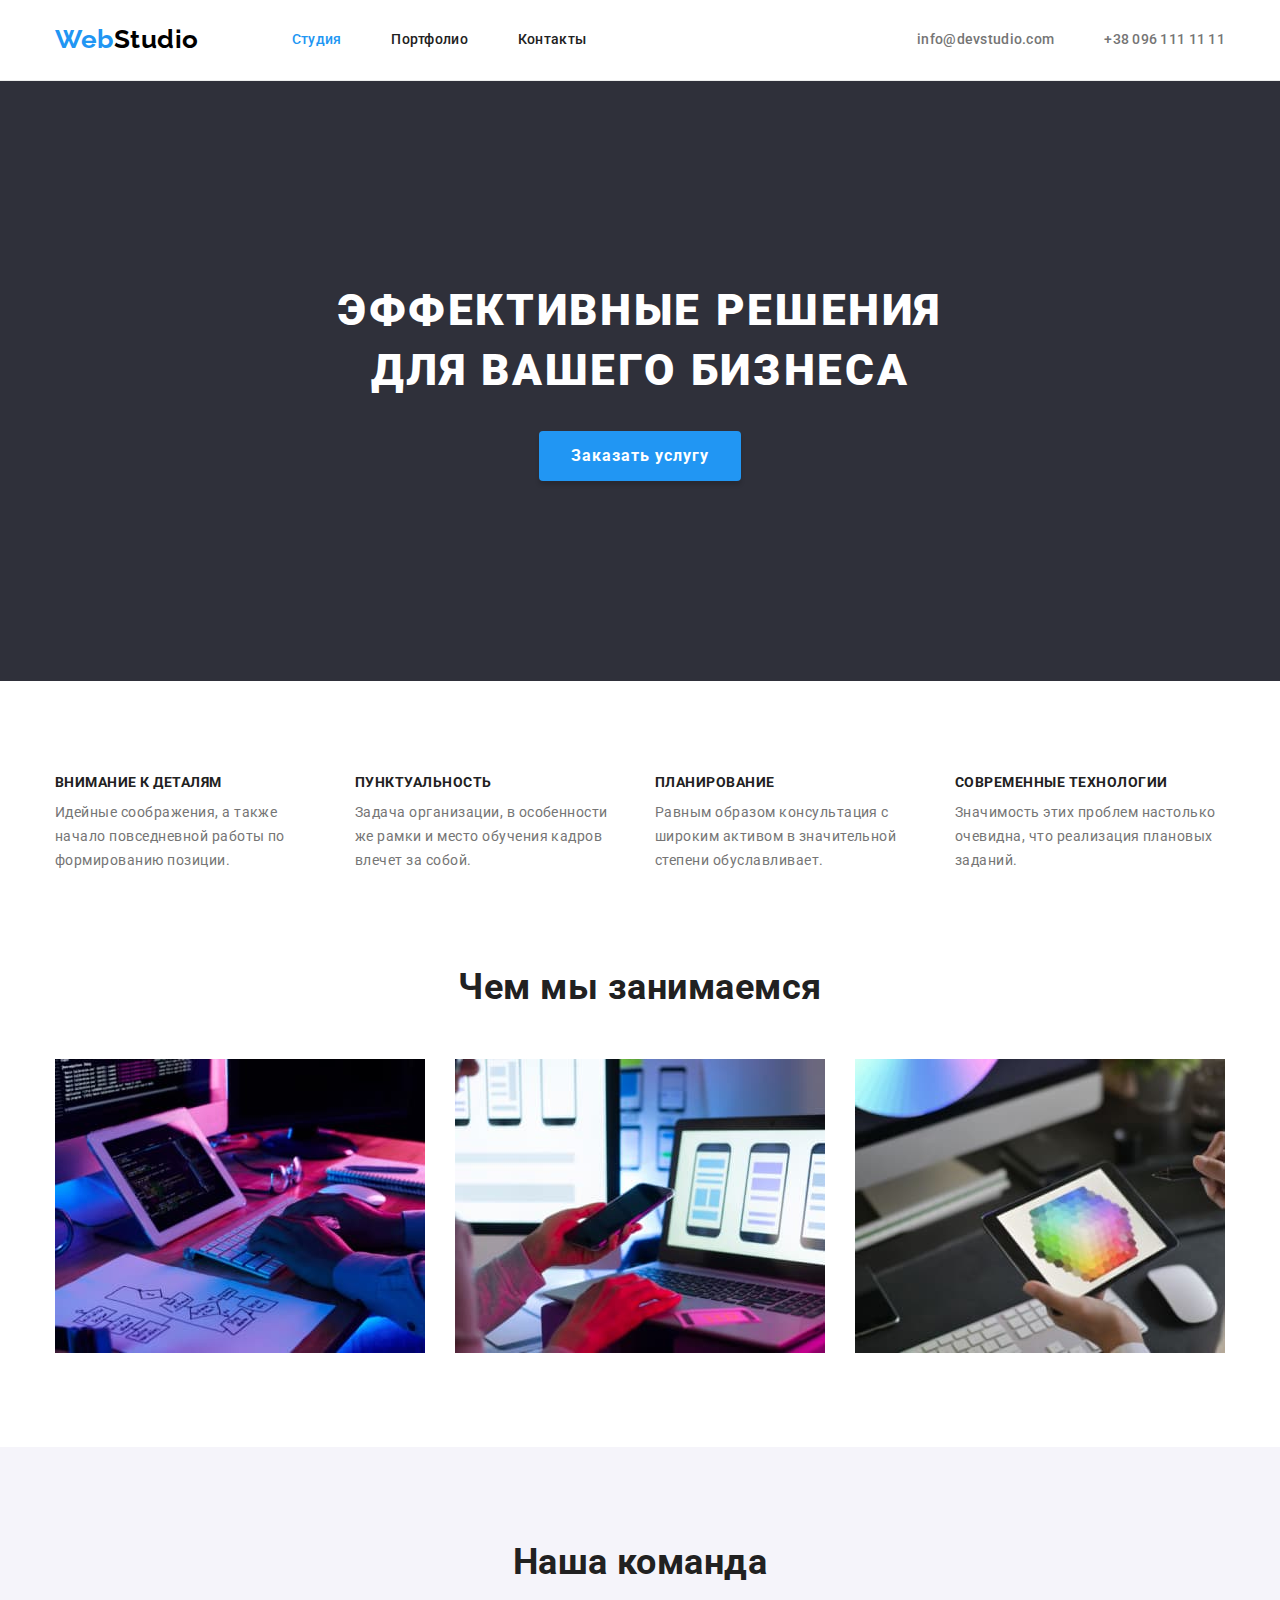
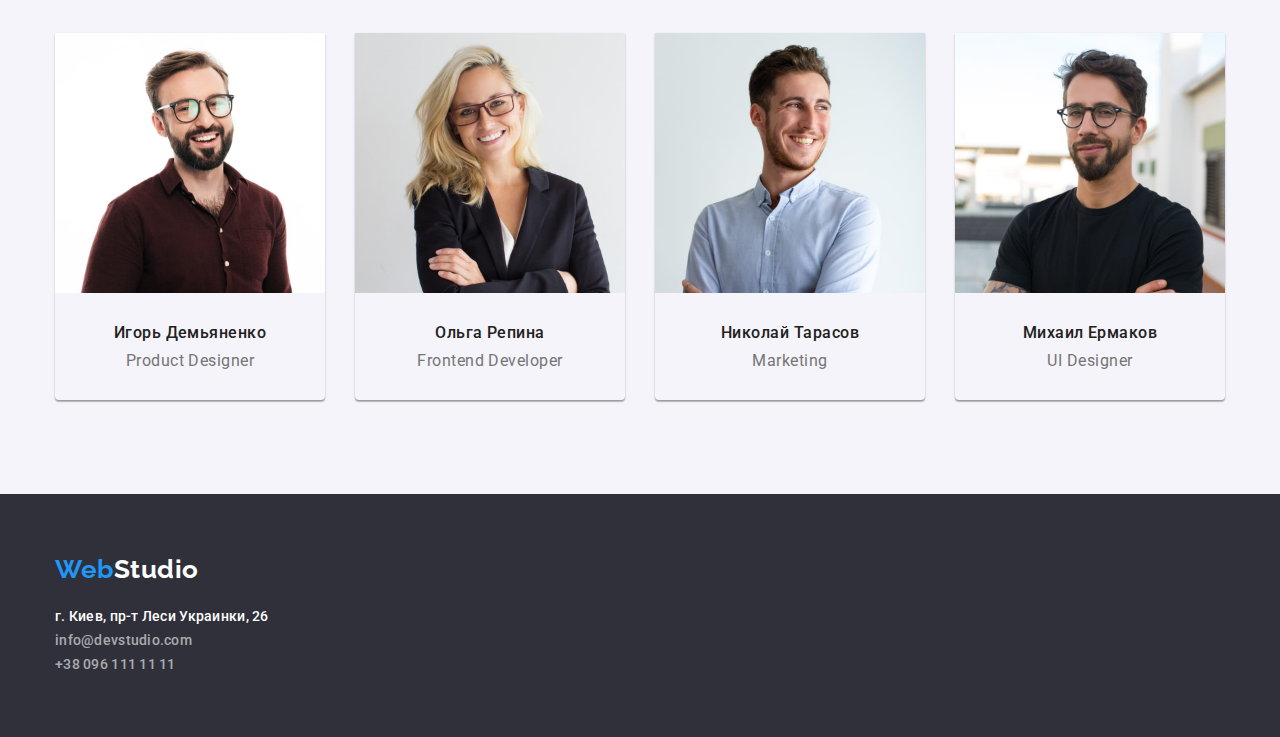
<file: index.html>
<!DOCTYPE html>
<html lang="ru">
  <head>
    <meta charset="UTF-8" />
    <meta http-equiv="X-UA-Compatible" content="IE=edge" />
    <meta name="viewport" content="width=device-width, initial-scale=1.0" />
    <title>Web Studio</title>
    <link rel="preconnect" href="https://fonts.googleapis.com" crossorigin />
    <link rel="preconnect" href="https://fonts.gstatic.com" crossorigin />
    <link
      rel="stylesheet"
      href="https://cdnjs.cloudflare.com/ajax/libs/modern-normalize/1.1.0/modern-normalize.min.css"
    />
    <link
      href="https://fonts.googleapis.com/css2?family=Raleway:wght@700&family=Roboto:wght@400;500;700;900&display=swap"
      rel="stylesheet"
    />
    <link rel="stylesheet" href="./css/styles.css" />
  </head>
  <body>
    <!-- HEADER -->
    <header class="header">
      <div class="header-container container">
        <a href="./index.html" class="logo link"
          ><span class="logo-text">Web</span>Studio</a
        >
        <nav class="nav">
          <ul class="nav-list list">
            <li class="nav-item">
              <a href="./index.html" class="nav-link link current">Студия</a>
            </li>
            <li class="nav-item">
              <a href="./portfolio.html" class="nav-link link">Портфолио</a>
            </li>
            <li class="nav-item">
              <a href="" class="nav-link link">Контакты</a>
            </li>
          </ul>
        </nav>
        <ul class="contacts-list list">
          <li class="contacts-item">
            <a href="mailto:info@devstudio.com" class="contacts-link link"
              >info@devstudio.com</a
            >
          </li>
          <li class="contacts-item">
            <a href="tel:+380961111111" class="contacts-link link"
              >+38 096 111 11 11</a
            >
          </li>
        </ul>
      </div>
    </header>
    <!-- MAIN -->
    <main>
      <!-- Hero -->
      <section class="hero">
        <div class="container">
          <h1 class="hero-title">Эффективные решения для вашего бизнеса</h1>
          <button type="button" class="btn hero-btn">Заказать услугу</button>
        </div>
      </section>
      <!-- Our advantages -->
      <section class="advantages section">
        <div class="advantages-container container">
          <h2 class="visually-hidden">Наши преимущества</h2>
          <ul class="advantages-list list">
            <li class="advantages-item">
              <h3 class="advantages-item-title">Внимание к деталям</h3>
              <p class="advantages-item-text">
                Идейные соображения, а также начало повседневной работы по
                формированию позиции.
              </p>
            </li>
            <li class="advantages-item">
              <h3 class="advantages-item-title">Пунктуальность</h3>
              <p class="advantages-item-text">
                Задача организации, в особенности же рамки и место обучения
                кадров влечет за собой.
              </p>
            </li>
            <li class="advantages-item">
              <h3 class="advantages-item-title">Планирование</h3>
              <p class="advantages-item-text">
                Равным образом консультация с широким активом в значительной
                степени обуславливает.
              </p>
            </li>
            <li class="advantages-item">
              <h3 class="advantages-item-title">Современные технологии</h3>
              <p class="advantages-item-text">
                Значимость этих проблем настолько очевидна, что реализация
                плановых заданий.
              </p>
            </li>
          </ul>
        </div>
      </section>
      <!--What we do -->
      <section class="work section">
        <div class="container">
          <h2 class="work-title">Чем мы занимаемся</h2>
          <ul class="work-list list">
            <li class="work-list-item">
              <img
                src="./images/what-we-do/box1.jpg"
                alt="Програмирование на планшете"
                width="370"
                height="294"
              />
            </li>
            <li class="work-list-item">
              <img
                src="./images/what-we-do/box2.jpg"
                alt="Програмирование на ноутбуке"
                width="370"
                height="294"
              />
            </li>
            <li class="work-list-item">
              <img
                src="./images/what-we-do/box3.jpg"
                alt="Выбор цвета на планшете"
                width="370"
                height="294"
              />
            </li>
          </ul>
        </div>
      </section>
      <!-- Our team -->
      <section class="team section">
        <div class="container">
          <h2 class="team-title">Наша команда</h2>
          <ul class="team-list list">
            <li class="team-list-item">
              <img
                src="./images/our-team/team1.jpg"
                alt="Игорь Демьяненко"
                width="270"
                height="260"
              />
              <div class="team-item-contant">
                <h3 class="team-item-title">Игорь Демьяненко</h3>
                <p lang="en" class="team-item-text">Product Designer</p>
              </div>
            </li>
            <li class="team-list-item">
              <img
                src="./images/our-team/team2.jpg"
                alt="Ольга Репина"
                width="270"
                height="260"
              />
              <div class="team-item-contant">
                <h3 class="team-item-title">Ольга Репина</h3>
                <p lang="en" class="team-item-text">Frontend Developer</p>
              </div>
            </li>
            <li class="team-list-item">
              <img
                src="./images/our-team/team3.jpg"
                alt="Николай Тарасов"
                width="270"
                height="260"
              />
              <div class="team-item-contant">
                <h3 class="team-item-title">Николай Тарасов</h3>
                <p lang="en" class="team-item-text">Marketing</p>
              </div>
            </li>
            <li class="team-list-item">
              <img
                src="./images/our-team/team4.jpg"
                alt="Михаил Ермаков"
                width="270"
                height="260"
              />
              <div class="team-item-contant">
                <h3 class="team-item-title">Михаил Ермаков</h3>
                <p lang="en" class="team-item-text">UI Designer</p>
              </div>
            </li>
          </ul>
        </div>
      </section>
    </main>
    <!-- FOOTER -->
    <footer class="footer">
      <div class="container">
        <a href="./index.html" class="logo logo-footer link"
          ><span class="logo-text">Web</span>Studio</a
        >
        <address class="address">
          <ul class="address-list list">
            <li class="address-item">
              <a
                href="https://goo.gl/maps/xPSwr2SGFZyQGNAF9"
                target="_blank"
                rel="noopener noreferrer nofollow"
                class="address-link map link"
                >г. Киев, пр-т Леси Украинки, 26</a
              >
            </li>
            <li class="address-item">
              <a href="mailto:info@devstudio.com" class="address-link link"
                >info@devstudio.com</a
              >
            </li>
            <li class="address-item">
              <a href="tel:+380961111111" class="address-link link"
                >+38 096 111 11 11</a
              >
            </li>
          </ul>
        </address>
      </div>
    </footer>
  </body>
</html>
</file>
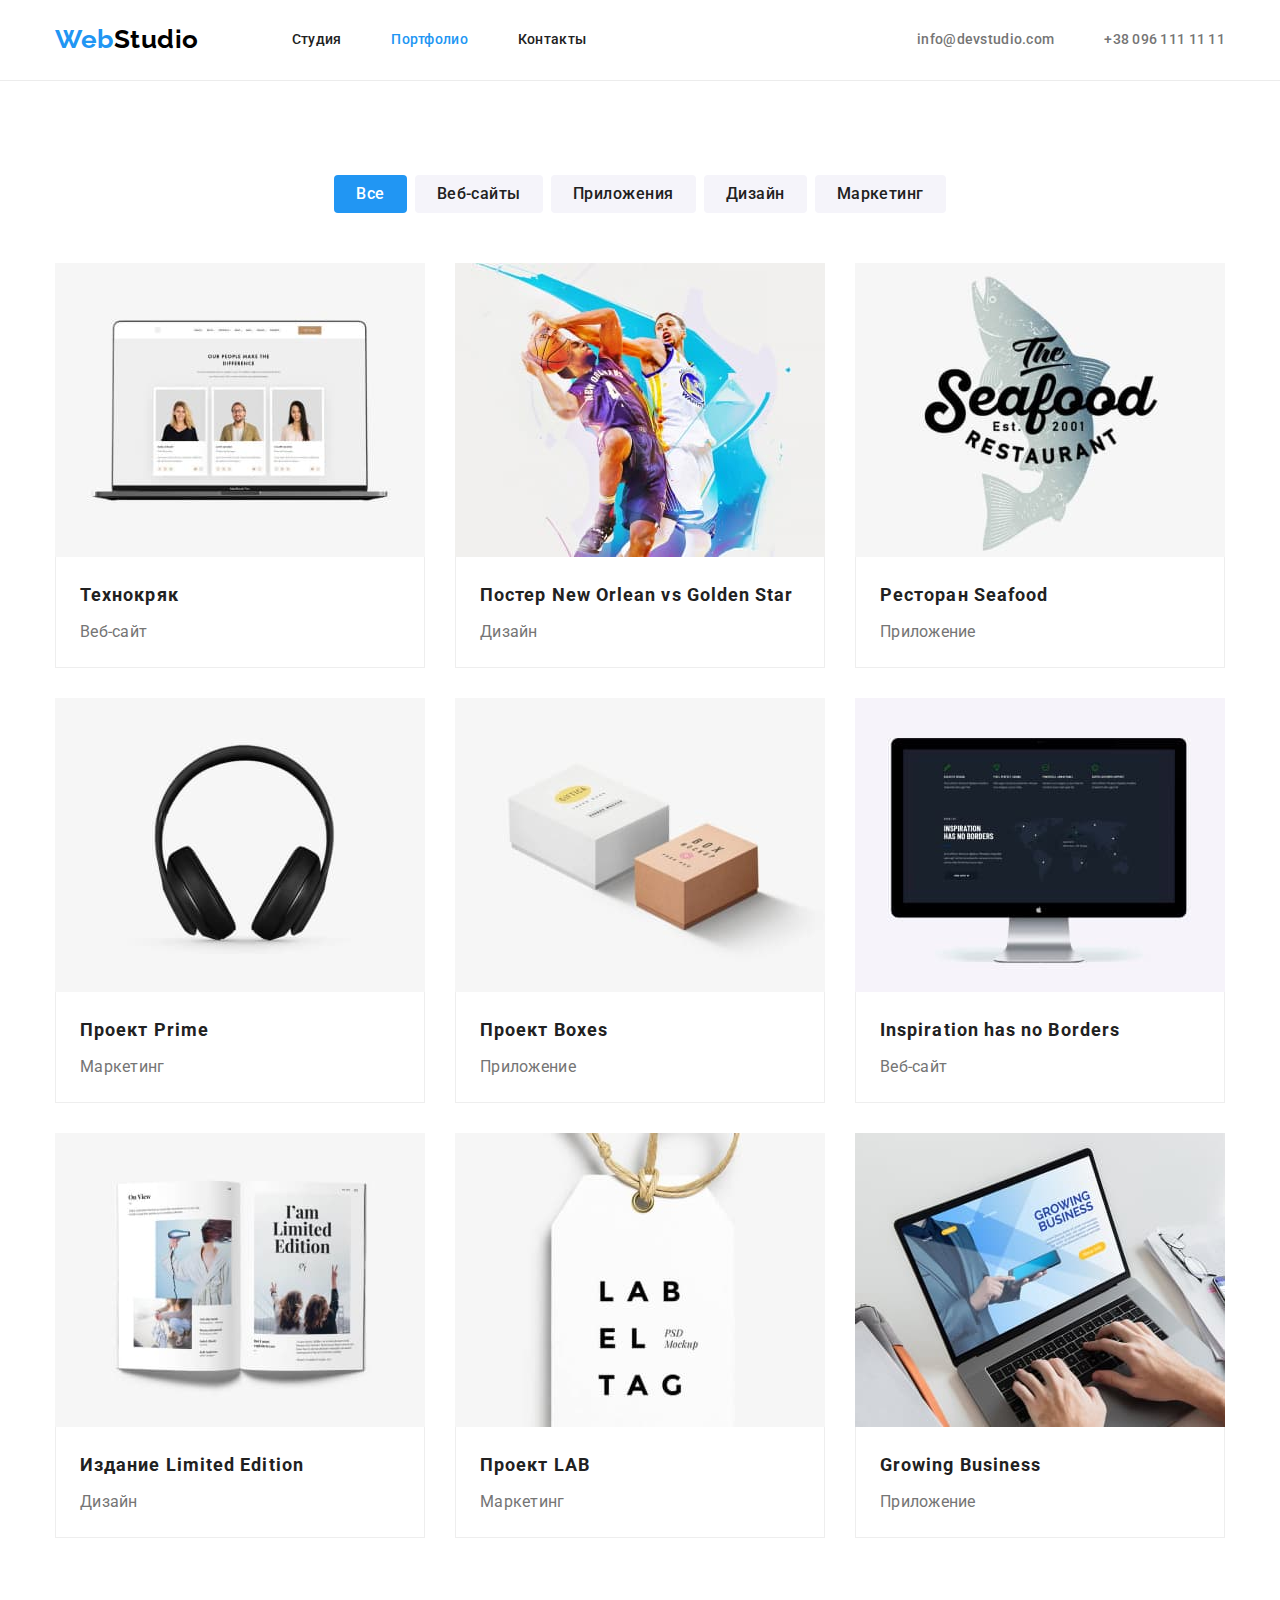
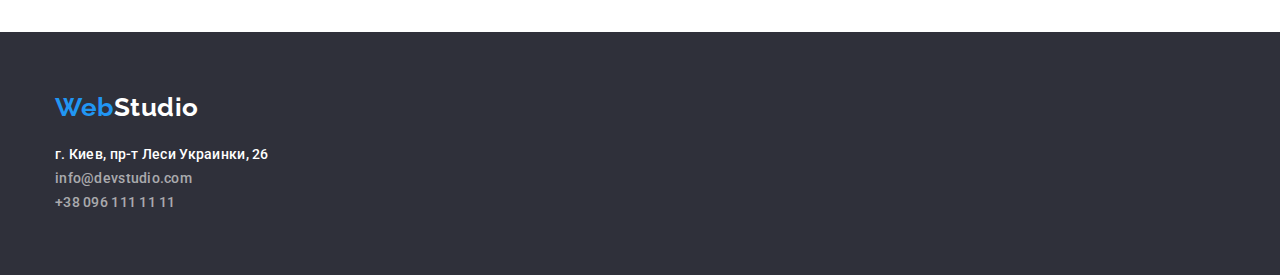
<file: portfolio.html>
<!DOCTYPE html>
<html lang="ru">
  <head>
    <meta charset="UTF-8" />
    <meta http-equiv="X-UA-Compatible" content="IE=edge" />
    <meta name="viewport" content="width=device-width, initial-scale=1.0" />
    <title>Web Studio</title>
    <link rel="preconnect" href="https://fonts.googleapis.com" crossorigin />
    <link rel="preconnect" href="https://fonts.gstatic.com" crossorigin />
    <link
      rel="stylesheet"
      href="https://cdnjs.cloudflare.com/ajax/libs/modern-normalize/1.1.0/modern-normalize.min.css"
    />
    <link
      href="https://fonts.googleapis.com/css2?family=Raleway:wght@700&family=Roboto:wght@400;500;700;900&display=swap"
      rel="stylesheet"
    />
    <link rel="stylesheet" href="./css/styles.css" />
  </head>
  <body>
    <!-- HEADER -->
    <header class="header">
      <div class="header-container container">
        <a href="./index.html" class="logo link"
          ><span class="logo-text">Web</span>Studio</a
        >
        <nav class="nav">
          <ul class="nav-list list">
            <li class="nav-item">
              <a href="./index.html" class="nav-link link">Студия</a>
            </li>
            <li class="nav-item">
              <a href="./portfolio.html" class="nav-link link current"
                >Портфолио</a
              >
            </li>
            <li class="nav-item">
              <a href="" class="nav-link link">Контакты</a>
            </li>
          </ul>
        </nav>
        <ul class="contacts-list list">
          <li class="contacts-item">
            <a href="mailto:info@devstudio.com" class="contacts-link link"
              >info@devstudio.com</a
            >
          </li>
          <li class="contacts-item">
            <a href="tel:+380961111111" class="contacts-link link"
              >+38 096 111 11 11</a
            >
          </li>
        </ul>
      </div>
    </header>
    <!-- MAIN -->
    <main>
      <section class="gallery section">
        <div class="container">
          <h1 class="gallery-title visually-hidden">Галлерея работ</h1>
          <ul class="filter-list list">
            <li class="filter-item">
              <button type="button" class="btn filter-btn active">Все</button>
            </li>
            <li class="filter-item">
              <button type="button" class="btn filter-btn">Веб-сайты</button>
            </li>
            <li class="filter-item">
              <button type="button" class="btn filter-btn">Приложения</button>
            </li>
            <li class="filter-item">
              <button type="button" class="btn filter-btn">Дизайн</button>
            </li>
            <li class="filter-item">
              <button type="button" class="btn filter-btn">Маркетинг</button>
            </li>
          </ul>
          <ul class="gallery-list list">
            <li class="gallery-item">
              <a href="" class="gallery-link link">
                <img src="./images/gallery/img1.jpg" alt="ноутбук" />
                <div class="item-contant">
                  <h2 class="gallery-item-title">Технокряк</h2>
                  <p class="gallery-item-text">Веб-сайт</p>
                </div>
              </a>
            </li>
            <li class="gallery-item">
              <a href="" class="gallery-link link">
                <img
                  src="./images/gallery/img2.jpg"
                  alt="два баскетболиста"
                  width="370"
                  height="294"
                />
                <div class="item-contant">
                  <h2 class="gallery-item-title">
                    Постер New Orlean vs Golden Star
                  </h2>
                  <p class="gallery-item-text">Дизайн</p>
                </div>
              </a>
            </li>
            <li class="gallery-item">
              <a href="" class="gallery-link link">
                <img
                  src="./images/gallery/img3.jpg"
                  alt="емблема ресторану"
                  width="370"
                  height="294"
                />
                <div class="item-contant">
                  <h2 class="gallery-item-title">Ресторан Seafood</h2>
                  <p class="gallery-item-text">Приложение</p>
                </div>
              </a>
            </li>
            <li class="gallery-item">
              <a href="" class="gallery-link link">
                <img
                  src="./images/gallery/img4.jpg"
                  alt="большие наушники"
                  width="370"
                  height="294"
                />
                <div class="item-contant">
                  <h2 class="gallery-item-title">Проект Prime</h2>
                  <p class="gallery-item-text">Маркетинг</p>
                </div>
              </a>
            </li>
            <li class="gallery-item">
              <a href="" class="gallery-link link">
                <img
                  src="./images/gallery/img5.jpg"
                  alt="две коробочки"
                  width="370"
                  height="294"
                />
                <div class="item-contant">
                  <h2 class="gallery-item-title">Проект Boxes</h2>
                  <p class="gallery-item-text">Приложение</p>
                </div>
              </a>
            </li>
            <li class="gallery-item">
              <a href="" class="gallery-link link">
                <img
                  src="./images/gallery/img6.jpg"
                  alt="монитор"
                  width="370"
                  height="294"
                />
                <div class="item-contant">
                  <h2 lang="en" class="gallery-item-title">
                    Inspiration has no Borders
                  </h2>
                  <p class="gallery-item-text">Веб-сайт</p>
                </div>
              </a>
            </li>
            <li class="gallery-item">
              <a href="" class="gallery-link link">
                <img
                  src="./images/gallery/img7.jpg"
                  alt="открытая книга"
                  width="370"
                  height="294"
                />
                <div class="item-contant">
                  <h2 class="gallery-item-title">Издание Limited Edition</h2>
                  <p class="gallery-item-text">Дизайн</p>
                </div>
              </a>
            </li>
            <li class="gallery-item">
              <a href="" class="gallery-link link">
                <img
                  src="./images/gallery/img8.jpg"
                  alt="етикетка"
                  width="370"
                  height="294"
                />
                <div class="item-contant">
                  <h2 class="gallery-item-title">Проект LAB</h2>
                  <p class="gallery-item-text">Маркетинг</p>
                </div>
              </a>
            </li>
            <li class="gallery-item">
              <a href="" class="gallery-link link">
                <img
                  src="./images/gallery/img9.jpg"
                  alt="ноутбук"
                  width="370"
                  height="294"
                />
                <div class="item-contant">
                  <h2 lang="en" class="gallery-item-title">Growing Business</h2>
                  <p class="gallery-item-text">Приложение</p>
                </div>
              </a>
            </li>
          </ul>
        </div>
      </section>
    </main>
    <!-- FOOTER -->
    <footer class="footer">
      <div class="container">
        <a href="./index.html" class="logo logo-footer link"
          ><span class="logo-text">Web</span>Studio</a
        >
        <address class="address">
          <ul class="address-list list">
            <li class="address-item">
              <a
                href="https://goo.gl/maps/xPSwr2SGFZyQGNAF9"
                target="_blank"
                rel="noopener noreferrer nofollow"
                class="address-link map link"
                >г. Киев, пр-т Леси Украинки, 26</a
              >
            </li>
            <li class="address-item">
              <a href="mailto:info@devstudio.com" class="address-link link"
                >info@devstudio.com</a
              >
            </li>
            <li class="address-item">
              <a href="tel:+380961111111" class="address-link link"
                >+38 096 111 11 11</a
              >
            </li>
          </ul>
        </address>
      </div>
    </footer>
  </body>
</html>
</file>
<file: css/styles.css>
/* COMMON CSS */
:root {
  --primary-text-color: #757575;
  --tittle-text-color: #212121;
  --accent-color: #2196f3;
  --primary-color: #ffffff;
  --primary-bg-color: #ffffff;
  --secondary-bg-color: #2f303a;
  --btn-hover-bgcolor: #188ce8;
  --gallery-item-border-color: #eeeeee;
  --gallery-filter-bg-color: #f5f4fa;
  --team-bg-color: #f5f4fa;
  --header-border-color: #ececec;
  --hero-btn-shadow: rgba(0, 0, 0, 0.15);
  --team-item-shadow: 0px 1px 3px rgba(0, 0, 0, 0.12),
    0px 1px 1px rgba(0, 0, 0, 0.14), 0px 2px 1px rgba(0, 0, 0, 0.2);
}
body {
  background-color: var(--primary-bg-color);
  color: var(--primary-text-color);
  font-family: Roboto, sans-serif;
  letter-spacing: 0.03em;
}
h1,
h2,
h3,
h4,
h5,
h6,
p {
  margin: 0;
}
img {
  display: block;
  max-width: 100%;
}
.list {
  margin: 0;
  padding: 0;

  list-style: none;
}
.link {
  text-decoration: none;

  font-weight: 500;
  font-size: 14px;
  line-height: 1.14;
  letter-spacing: 0.02em;
}
.visually-hidden {
  position: absolute;
  width: 1px;
  height: 1px;
  margin: -1px;
  border: 0;
  padding: 0;
  white-space: nowrap;
  clip-path: inset(100%);
  clip: rect(0 0 0 0);
  overflow: hidden;
}
.container {
  width: 1200px;
  margin: 0 auto;
  padding-left: 15px;
  padding-right: 15px;
}
.section {
  padding-top: 94px;
  padding-bottom: 94px;
}
/* BUTTON CSS */
.btn {
  border: 0;
  font-family: inherit;
  background-color: var(--accent-color);
  color: var(--primary-color);

  font-weight: 700;
  font-size: 16px;
  line-height: 1.88;
  letter-spacing: 0.06em;

  cursor: pointer;
}
.btn:hover,
.btn:focus {
  background-color: var(--btn-hover-bgcolor);
}
/* ----------- HEADER ------------*/
.header {
  border-bottom: 1px solid var(--header-border-color);
}
.header-container {
  display: flex;
  align-items: center;
}

/* ----------- LOGO ------------*/
.logo {
  display: block;
  padding-top: 24px;
  padding-bottom: 25px;

  font-family: 'Raleway', sans-serif;
  color: #000000;
  font-weight: 700;
  font-size: 26px;
  line-height: 1.19;
}
.logo-text {
  color: var(--accent-color);
}
.logo:hover,
.logo:focus {
  color: var(--accent-color);
}
/* ----------- nav-list ------------*/
.nav {
  margin-left: 93px;
}
.nav-list {
  display: flex;
}
.nav-item:not(:last-child) {
  margin-right: 50px;
}
.nav-link {
  display: block;
  padding-top: 32px;
  padding-bottom: 32px;
  color: var(--tittle-text-color);
}
.nav-link:hover,
.nav-link:focus {
  color: var(--accent-color);
}
.nav-link.current {
  color: var(--accent-color);
}
/* ----------- contacts-list ------------*/
.contacts-list {
  display: flex;
  margin-left: auto;
}
.contacts-item:not(:last-child) {
  margin-right: 50px;
}
.contacts-link {
  display: block;
  padding-top: 32px;
  padding-bottom: 32px;
  color: var(--primary-text-color);
}
.contacts-link:hover,
.contacts-link:focus {
  color: var(--accent-color);
}
/* ----------- HERO ------------*/
.hero-btn {
  display: inline-block;
  min-width: 200px;
  border-radius: 4px;
  padding: 10px 32px;

  box-shadow: 0px 4px 4px var(--hero-btn-shadow);
}
.hero {
  padding-top: 200px;
  padding-bottom: 200px;
  text-align: center;

  background-color: var(--secondary-bg-color);
}
.hero-title {
  display: block;
  width: 696px;
  margin-bottom: 30px;
  margin-left: auto;
  margin-right: auto;

  color: var(--primary-color);
  font-weight: 900;
  font-size: 44px;
  line-height: 1.36;
  letter-spacing: 0.06em;
  text-transform: uppercase;
}
/* ----------- ADVANTAGES ------------*/
.advantages-list {
  display: flex;
}
.advantages-item {
  flex-basis: calc(100% / 4);
}
.advantages-item:not(:last-child) {
  margin-right: 30px;
}
.advantages-item-title {
  margin-bottom: 10px;

  color: var(--tittle-text-color);
  font-weight: 700;
  font-size: 14px;
  line-height: 1.14;
  text-transform: uppercase;
}
.advantages-item-text {
  font-size: 14px;
  line-height: 1.71;
}
/* ----------- WHAT WE DO ------------*/
.work.section {
  padding-top: 0px;
}
.work-list {
  display: flex;
}
.work-list-item {
  flex-basis: calc(100% / 3);
}
.work-list-item:not(:last-child) {
  margin-right: 30px;
}
.work-title {
  margin-bottom: 50px;
  text-align: center;

  color: var(--tittle-text-color);
  font-weight: 700;
  font-size: 36px;
  line-height: 1.17;
}
/* ----------- OUR TEAM ------------*/
.team {
  background-color: var(--team-bg-color);
}
.team-list {
  display: flex;
}
.team-item-contant {
  padding-top: 30px;
  padding-bottom: 30px;
}
.team-list-item {
  flex-basis: calc(100% / 4);
  border-radius: 0px 0px 4px 4px;

  box-shadow: var(--team-item-shadow);
}
.team-list-item:not(:last-child) {
  margin-right: 30px;
}
.team-title {
  margin-bottom: 50px;
  text-align: center;

  color: var(--tittle-text-color);
  font-weight: 700;
  font-size: 36px;
  line-height: 1.17;
}
.team-item-title {
  margin-bottom: 10px;
  text-align: center;

  color: var(--tittle-text-color);
  font-weight: 500;
  font-size: 16px;
  line-height: 1.19;
}
.team-item-text {
  font-size: 16px;
  line-height: 1.17;
  text-align: center;
}
/* ----------- FOOTER ------------*/
.footer {
  padding-top: 60px;
  padding-bottom: 60px;

  background-color: var(--secondary-bg-color);
}
.logo-footer {
  display: inline-block;
  margin-bottom: 20px;
  padding: 0;

  color: var(--primary-color);
}
.address-link {
  font-style: normal;
  color: rgba(255, 255, 255, 0.6);

  line-height: 1.71;
}
.address-link.map {
  color: var(--primary-color);
}
.address-link:hover,
.address-link:focus {
  color: var(--accent-color);
}

/* ----------- PORTFOLIO ------------*/
.filter-btn {
  display: inline-block;
  padding: 6px 22px;
  border-radius: 4px;

  background-color: var(--gallery-filter-bg-color);
  color: var(--tittle-text-color);
  font-weight: 500;
  line-height: 1.62;
  letter-spacing: 0.03em;

  border: none;
}
.filter-item:not(:last-child) {
  margin-right: 8px;
}
.filter-btn:hover,
.filter-btn:focus {
  background-color: var(--accent-color);
  color: var(--primary-color);
}
.filter-btn.active {
  background-color: var(--accent-color);
  color: var(--primary-color);
}
.filter-list {
  display: flex;
  justify-content: center;
  margin-bottom: 50px;
}
.gallery-list {
  display: flex;
  flex-wrap: wrap;
  margin-top: -30px;
  margin-left: -30px;
}
.gallery-item {
  flex-basis: calc(100% / 3 - 30px);
  margin-top: 30px;
  margin-left: 30px;
}
.item-contant {
  padding: 20px 24px;

  border-left: 1px solid var(--gallery-item-border-color);
  border-right: 1px solid var(--gallery-item-border-color);
  border-bottom: 1px solid var(--gallery-item-border-color);
}
.gallery-link:hover,
.gallery-link:focus {
  background-color: var(--accent-color);
}
.gallery-item-title {
  margin-bottom: 4px;

  color: var(--tittle-text-color);
  font-weight: 700;
  font-size: 18px;
  line-height: 2;
  letter-spacing: 0.06em;
}
.gallery-item-text {
  color: var(--primary-text-color);
  font-weight: 400;
  font-size: 16px;
  line-height: 1.88;
}
</file>
